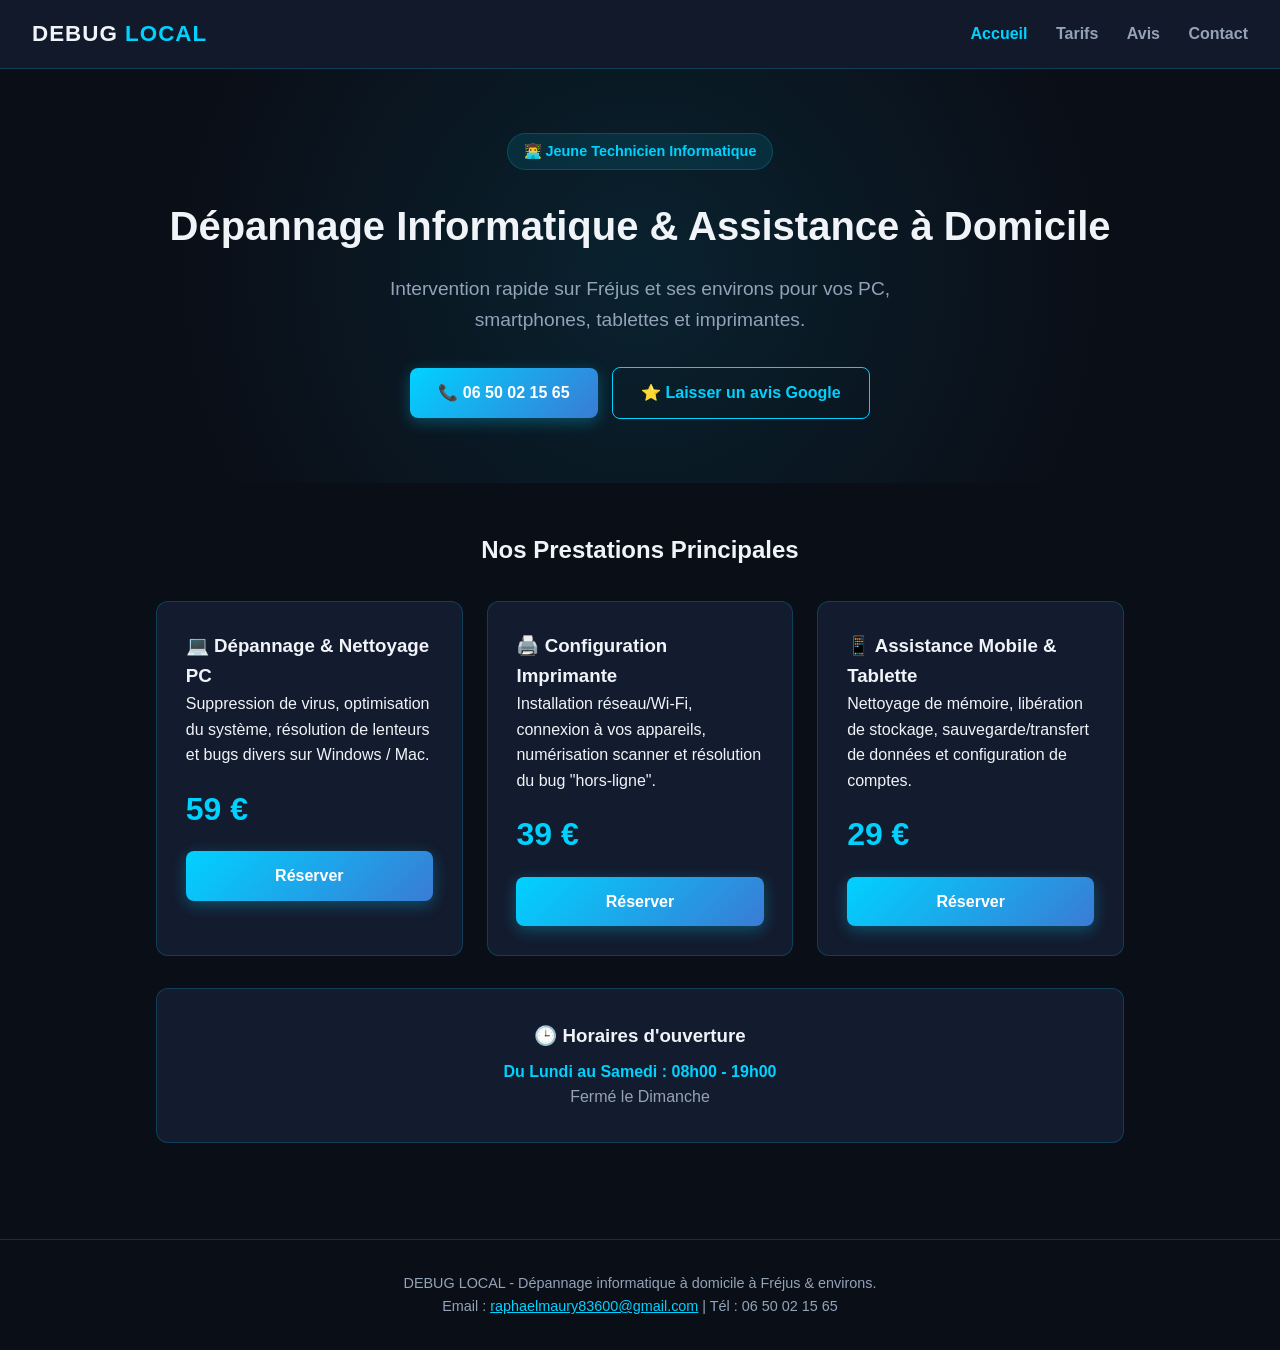
<file: index.html>
<!DOCTYPE html>
<html lang="fr">
<head>
    <meta charset="UTF-8">
    <meta name="viewport" content="width=device-width, initial-scale=1.0">
    <title>DEBUG LOCAL - Dépannage Informatique Fréjus</title>
    <link rel="stylesheet" href="style.css">
</head>
<body>

    <header>
        <div class="logo-container">
            <div class="logo-title">DEBUG <span>LOCAL</span></div>
        </div>
        <nav>
            <a href="index.html" class="active">Accueil</a>
            <a href="tarifs.html">Tarifs</a>
            <a href="avis.html">Avis</a>
            <a href="contact.html">Contact</a>
        </nav>
    </header>

    <section class="hero">
        <div class="badge">👨‍💻 Jeune Technicien Informatique</div>
        <h1>Dépannage Informatique & Assistance à Domicile</h1>
        <p>Intervention rapide sur Fréjus et ses environs pour vos PC, smartphones, tablettes et imprimantes.</p>
        <div>
            <a href="tel:0650021565" class="btn">📞 06 50 02 15 65</a>
            <a href="https://search.google.com/local/writereview?placeid=ChIJeR1qQcHnWRIRYAQTQjYDzLE" target="_blank" class="btn btn-outline">⭐ Laisser un avis Google</a>
        </div>
    </section>

    <div class="container">
        <h2 style="text-align: center; margin-bottom: 1rem;">Nos Prestations Principales</h2>
        
        <div class="services-grid">
            <div class="card">
                <h3>💻 Dépannage & Nettoyage PC</h3>
                <p>Suppression de virus, optimisation du système, résolution de lenteurs et bugs divers sur Windows / Mac.</p>
                <div class="price">59 €</div>
                <a href="contact.html" class="btn" style="width: 100%; text-align: center; display: block;">Réserver</a>
            </div>

            <div class="card">
                <h3>🖨️ Configuration Imprimante</h3>
                <p>Installation réseau/Wi-Fi, connexion à vos appareils, numérisation scanner et résolution du bug "hors-ligne".</p>
                <div class="price">39 €</div>
                <a href="contact.html" class="btn" style="width: 100%; text-align: center; display: block;">Réserver</a>
            </div>

            <div class="card">
                <h3>📱 Assistance Mobile & Tablette</h3>
                <p>Nettoyage de mémoire, libération de stockage, sauvegarde/transfert de données et configuration de comptes.</p>
                <div class="price">29 €</div>
                <a href="contact.html" class="btn" style="width: 100%; text-align: center; display: block;">Réserver</a>
            </div>
        </div>

        <div class="hours-box">
            <h3>🕒 Horaires d'ouverture</h3>
            <p style="color: var(--primary); font-weight: 600; margin-top: 0.5rem;">Du Lundi au Samedi : 08h00 - 19h00</p>
            <p style="color: var(--text-muted);">Fermé le Dimanche</p>
        </div>
    </div>

    <footer>
        <p>DEBUG LOCAL - Dépannage informatique à domicile à Fréjus & environs.</p>
        <p>Email : <a href="mailto:raphaelmaury83600@gmail.com" style="color: var(--primary);">raphaelmaury83600@gmail.com</a> | Tél : 06 50 02 15 65</p>
    </footer>

</body>
</html>
</file>
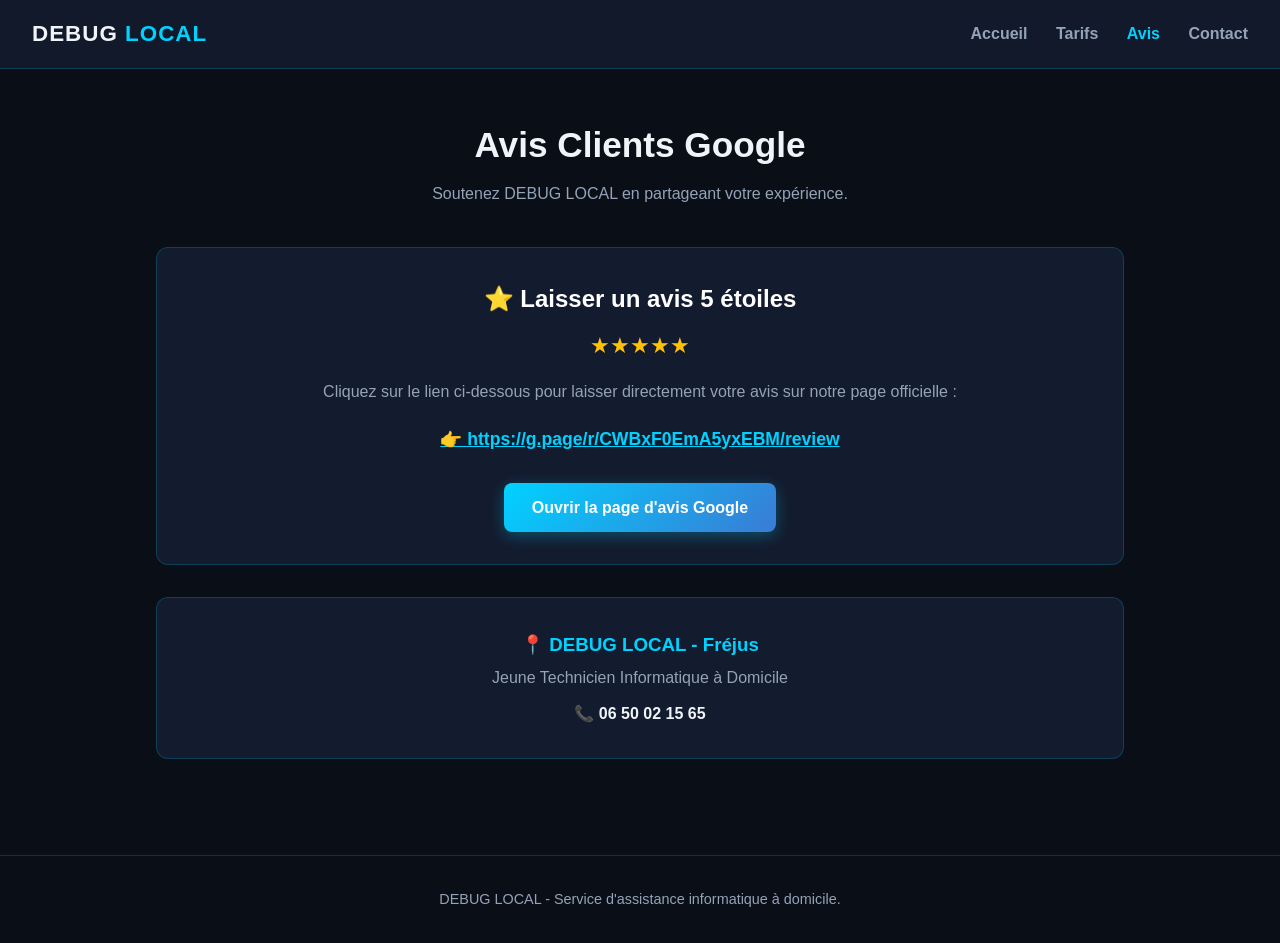
<file: avis.html>
<!DOCTYPE html>
<html lang="fr">
<head>
    <meta charset="UTF-8">
    <meta name="viewport" content="width=device-width, initial-scale=1.0">
    <title>Avis Clients - DEBUG LOCAL</title>
    <link rel="stylesheet" href="style.css">
</head>
<body>

    <header>
        <div class="logo-title">DEBUG <span>LOCAL</span></div>
        <nav>
            <a href="index.html">Accueil</a>
            <a href="tarifs.html">Tarifs</a>
            <a href="avis.html" class="active">Avis</a>
            <a href="contact.html">Contact</a>
        </nav>
    </header>

    <div class="container">
        <div class="page-title">
            <h1>Avis Clients Google</h1>
            <p>Soutenez DEBUG LOCAL en partageant votre expérience.</p>
        </div>

        <div class="callout-box" style="text-align: center;">
            <h2 style="color: #fff; margin-bottom: 10px;">⭐ Laisser un avis 5 étoiles</h2>
            <div class="stars">★★★★★</div>
            <p style="color: var(--text-muted); margin: 15px 0;">
                Cliquez sur le lien ci-dessous pour laisser directement votre avis sur notre page officielle :
            </p>
            
            <!-- Lien direct et universel vers Google -->
            <p style="margin: 20px 0;">
                <a href="https://g.page/r/CWBxF0EmA5yxEBM/review" target="_blank" style="color: var(--primary); font-size: 1.1rem; font-weight: bold; word-break: break-all;">
                    👉 https://g.page/r/CWBxF0EmA5yxEBM/review
                </a>
            </p>

            <a href="https://g.page/r/CWBxF0EmA5yxEBM/review" target="_blank" class="btn" style="display: inline-block; margin-top: 10px;">
                Ouvrir la page d'avis Google
            </a>
        </div>

        <div class="hours-box">
            <h3 style="color: var(--primary);">📍 DEBUG LOCAL - Fréjus</h3>
            <p style="color: var(--text-muted); margin-top: 5px;">Jeune Technicien Informatique à Domicile</p>
            <p style="margin-top: 10px;">📞 <strong>06 50 02 15 65</strong></p>
        </div>
    </div>

    <footer>
        <p>DEBUG LOCAL - Service d'assistance informatique à domicile.</p>
    </footer>

</body>
</html>
</file>
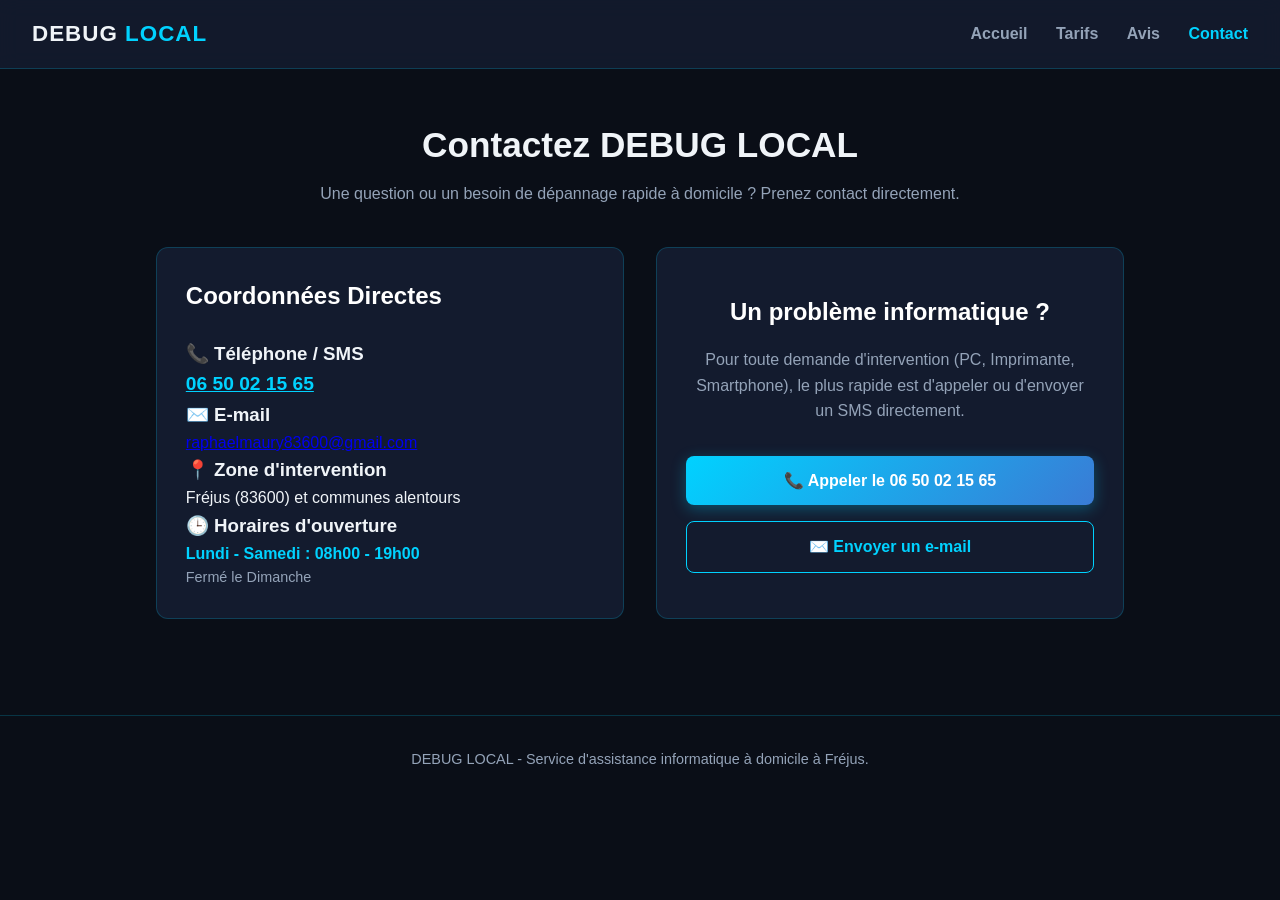
<file: contact.html>
<!DOCTYPE html>
<html lang="fr">
<head>
    <meta charset="UTF-8">
    <meta name="viewport" content="width=device-width, initial-scale=1.0">
    <title>Contact - DEBUG LOCAL</title>
    <link rel="stylesheet" href="style.css">
</head>
<body>

    <header>
        <div class="logo-title">DEBUG <span>LOCAL</span></div>
        <nav>
            <a href="index.html">Accueil</a>
            <a href="tarifs.html">Tarifs</a>
            <a href="avis.html">Avis</a>
            <a href="contact.html" class="active">Contact</a>
        </nav>
    </header>

    <div class="container">
        <div class="page-title">
            <h1>Contactez DEBUG LOCAL</h1>
            <p>Une question ou un besoin de dépannage rapide à domicile ? Prenez contact directement.</p>
        </div>

        <div class="contact-grid">
            <!-- Coordonnées directes -->
            <div class="info-card">
                <h2 style="color: #fff; margin-bottom: 1.5rem;">Coordonnées Directes</h2>

                <div class="info-item">
                    <h3>📞 Téléphone / SMS</h3>
                    <p><a href="tel:0650021565" style="color: var(--primary); font-weight: 700; font-size: 1.2rem;">06 50 02 15 65</a></p>
                </div>

                <div class="info-item">
                    <h3>✉️ E-mail</h3>
                    <p><a href="mailto:raphaelmaury83600@gmail.com">raphaelmaury83600@gmail.com</a></p>
                </div>

                <div class="info-item">
                    <h3>📍 Zone d'intervention</h3>
                    <p>Fréjus (83600) et communes alentours</p>
                </div>

                <div class="info-item">
                    <h3>🕒 Horaires d'ouverture</h3>
                    <p style="color: var(--primary); font-weight: 600;">Lundi - Samedi : 08h00 - 19h00</p>
                    <p style="color: var(--text-muted); font-size: 0.9rem;">Fermé le Dimanche</p>
                </div>
            </div>

            <!-- Prise de contact rapide -->
            <div class="form-card" style="text-align: center; display: flex; flex-direction: column; justify-content: center; align-items: center;">
                <h2 style="color: #fff; margin-bottom: 1rem;">Un problème informatique ?</h2>
                <p style="color: var(--text-muted); margin-bottom: 2rem;">
                    Pour toute demande d'intervention (PC, Imprimante, Smartphone), le plus rapide est d'appeler ou d'envoyer un SMS directement.
                </p>

                <a href="tel:0650021565" class="btn" style="width: 100%; margin-bottom: 1rem; text-align: center;">
                    📞 Appeler le 06 50 02 15 65
                </a>

                <a href="mailto:raphaelmaury83600@gmail.com" class="btn btn-outline" style="width: 100%; text-align: center; margin-left: 0;">
                    ✉️ Envoyer un e-mail
                </a>
            </div>
        </div>
    </div>

    <footer>
        <p>DEBUG LOCAL - Service d'assistance informatique à domicile à Fréjus.</p>
    </footer>

</body>
</html>
</file>
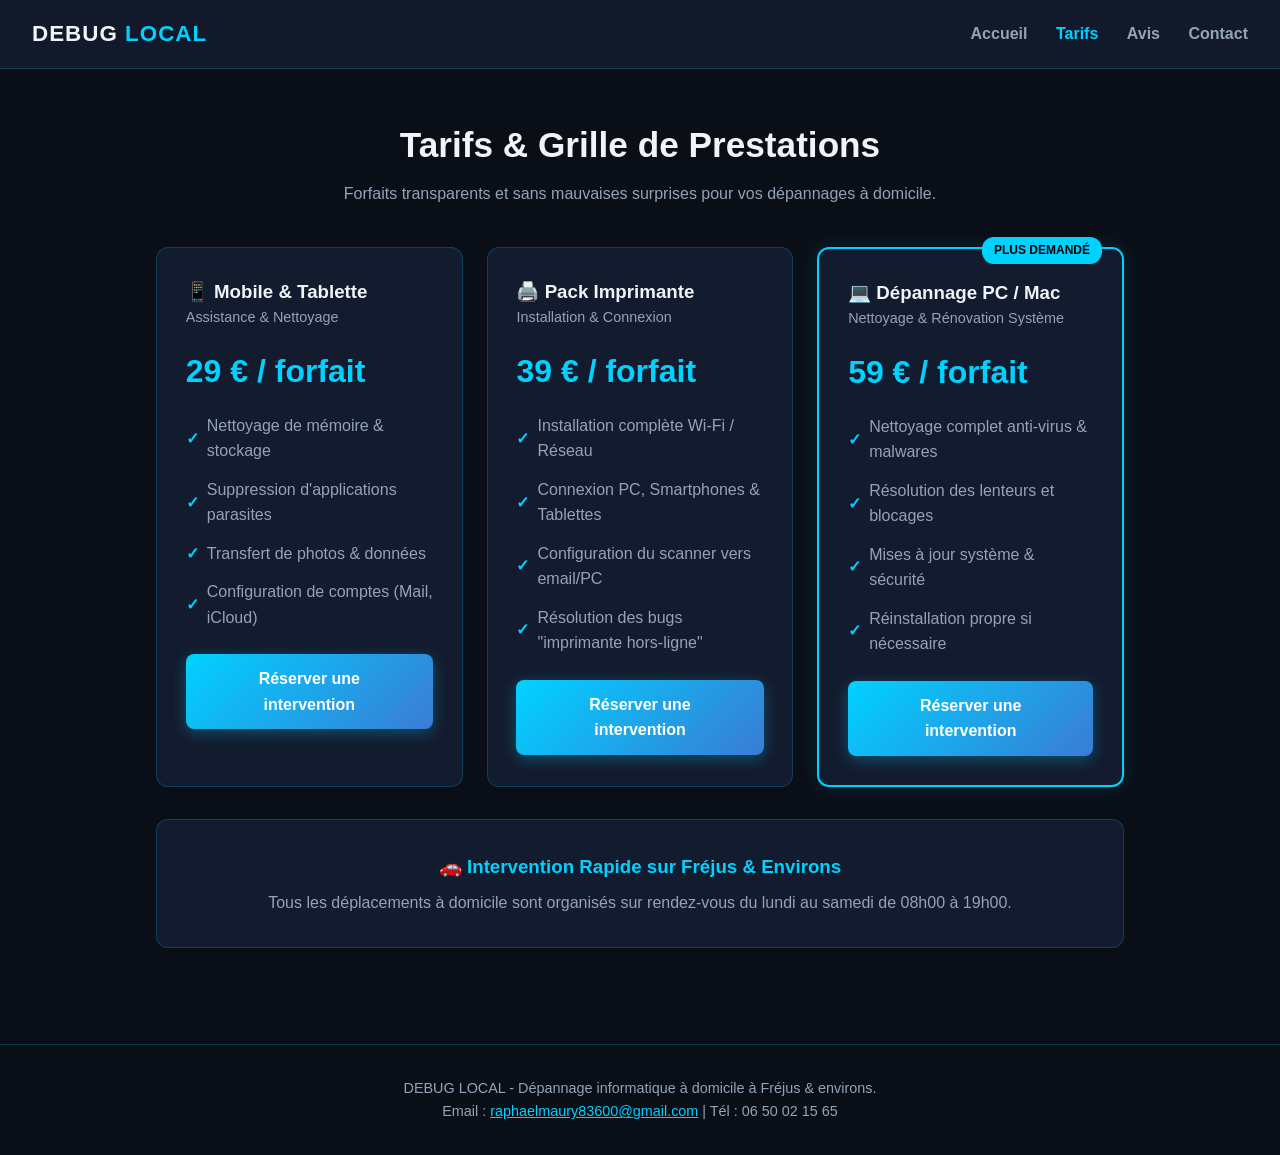
<file: tarifs.html>
<!DOCTYPE html>
<html lang="fr">
<head>
    <meta charset="UTF-8">
    <meta name="viewport" content="width=device-width, initial-scale=1.0">
    <title>Tarifs & Services - DEBUG LOCAL</title>
    <link rel="stylesheet" href="style.css">
</head>
<body>

    <header>
        <div class="logo-title">DEBUG <span>LOCAL</span></div>
        <nav>
            <a href="index.html">Accueil</a>
            <a href="tarifs.html" class="active">Tarifs</a>
            <a href="avis.html">Avis</a>
            <a href="contact.html">Contact</a>
        </nav>
    </header>

    <div class="container">
        <div class="page-title">
            <h1>Tarifs & Grille de Prestations</h1>
            <p>Forfaits transparents et sans mauvaises surprises pour vos dépannages à domicile.</p>
        </div>

        <div class="pricing-grid">
            
            <!-- Carte 1 : Mobile & Tablette -->
            <div class="price-card">
                <div>
                    <div class="card-header">
                        <h3>📱 Mobile & Tablette</h3>
                        <p style="color: var(--text-muted); font-size: 0.9rem;">Assistance & Nettoyage</p>
                    </div>
                    <div class="price-tag">29 € <span>/ forfait</span></div>
                    <ul class="services-list">
                        <li>Nettoyage de mémoire & stockage</li>
                        <li>Suppression d'applications parasites</li>
                        <li>Transfert de photos & données</li>
                        <li>Configuration de comptes (Mail, iCloud)</li>
                    </ul>
                </div>
                <a href="contact.html" class="btn" style="text-align: center; display: block;">Réserver une intervention</a>
            </div>

            <!-- Carte 2 : Imprimante -->
            <div class="price-card">
                <div>
                    <div class="card-header">
                        <h3>🖨️ Pack Imprimante</h3>
                        <p style="color: var(--text-muted); font-size: 0.9rem;">Installation & Connexion</p>
                    </div>
                    <div class="price-tag">39 € <span>/ forfait</span></div>
                    <ul class="services-list">
                        <li>Installation complète Wi-Fi / Réseau</li>
                        <li>Connexion PC, Smartphones & Tablettes</li>
                        <li>Configuration du scanner vers email/PC</li>
                        <li>Résolution des bugs "imprimante hors-ligne"</li>
                    </ul>
                </div>
                <a href="contact.html" class="btn" style="text-align: center; display: block;">Réserver une intervention</a>
            </div>

            <!-- Carte 3 : Dépannage PC -->
            <div class="price-card featured">
                <div class="featured-badge">Plus Demandé</div>
                <div>
                    <div class="card-header">
                        <h3>💻 Dépannage PC / Mac</h3>
                        <p style="color: var(--text-muted); font-size: 0.9rem;">Nettoyage & Rénovation Système</p>
                    </div>
                    <div class="price-tag">59 € <span>/ forfait</span></div>
                    <ul class="services-list">
                        <li>Nettoyage complet anti-virus & malwares</li>
                        <li>Résolution des lenteurs et blocages</li>
                        <li>Mises à jour système & sécurité</li>
                        <li>Réinstallation propre si nécessaire</li>
                    </ul>
                </div>
                <a href="contact.html" class="btn" style="text-align: center; display: block;">Réserver une intervention</a>
            </div>

        </div>

        <div class="guarantee-box">
            <h3 style="color: var(--primary); margin-bottom: 0.5rem;">🚗 Intervention Rapide sur Fréjus & Environs</h3>
            <p style="color: var(--text-muted);">Tous les déplacements à domicile sont organisés sur rendez-vous du lundi au samedi de 08h00 à 19h00.</p>
        </div>
    </div>

    <footer>
        <p>DEBUG LOCAL - Dépannage informatique à domicile à Fréjus & environs.</p>
        <p>Email : <a href="mailto:raphaelmaury83600@gmail.com" style="color: var(--primary);">raphaelmaury83600@gmail.com</a> | Tél : 06 50 02 15 65</p>
    </footer>

</body>
</html>
</file>
<file: style.css>
/* ==========================================
   DEBUG LOCAL - Charte Graphique & Styles CSS
   ========================================== */

:root {
    --bg-dark: #0a0e17;
    --card-bg: #131b2e;
    --primary: #00d2ff;
    --accent: #3a7bd5;
    --text-main: #f0f4f8;
    --text-muted: #94a3b8;
    --border: rgba(0, 210, 255, 0.2);
    --star: #ffc107;
}

/* --- Reset & Base --- */
* {
    box-sizing: border-box;
    margin: 0;
    padding: 0;
    font-family: 'Segoe UI', Tahoma, Geneva, Verdana, sans-serif;
}

body {
    background-color: var(--bg-dark);
    color: var(--text-main);
    line-height: 1.6;
}

/* --- Header & Navigation --- */
header {
    background: rgba(19, 27, 46, 0.9);
    backdrop-filter: blur(10px);
    border-bottom: 1px solid var(--border);
    position: sticky;
    top: 0;
    z-index: 100;
    padding: 1rem 2rem;
    display: flex;
    justify-content: space-between;
    align-items: center;
}

.logo-container {
    display: flex;
    align-items: center;
    gap: 12px;
}

.logo-title {
    font-size: 1.4rem;
    font-weight: 800;
    letter-spacing: 1px;
    color: var(--text-main);
}

.logo-title span {
    color: var(--primary);
}

nav a {
    color: var(--text-muted);
    text-decoration: none;
    margin-left: 1.5rem;
    font-weight: 600;
    transition: color 0.3s;
}

nav a:hover, 
nav a.active {
    color: var(--primary);
}

/* --- Hero Section --- */
.hero {
    text-align: center;
    padding: 4rem 1rem;
    background: radial-gradient(circle at center, rgba(0, 210, 255, 0.1) 0%, transparent 70%);
}

.hero h1 {
    font-size: 2.5rem;
    margin-bottom: 1rem;
}

.hero p {
    color: var(--text-muted);
    font-size: 1.2rem;
    max-width: 600px;
    margin: 0 auto 2rem auto;
}

.badge {
    display: inline-block;
    background: rgba(0, 210, 255, 0.1);
    color: var(--primary);
    border: 1px solid var(--border);
    padding: 6px 16px;
    border-radius: 20px;
    font-size: 0.9rem;
    margin-bottom: 1.5rem;
    font-weight: 600;
}

/* --- Boutons --- */
.btn {
    display: inline-block;
    background: linear-gradient(135deg, var(--primary), var(--accent));
    color: #fff;
    padding: 12px 28px;
    border-radius: 8px;
    text-decoration: none;
    font-weight: 700;
    border: none;
    cursor: pointer;
    box-shadow: 0 4px 15px rgba(0, 210, 255, 0.3);
    transition: transform 0.2s;
}

.btn:hover {
    transform: translateY(-2px);
}

.btn-outline {
    background: transparent;
    border: 1px solid var(--primary);
    color: var(--primary);
    margin-left: 10px;
    box-shadow: none;
}

/* --- Conteneur & Grilles --- */
.container {
    max-width: 1000px;
    margin: 0 auto;
    padding: 3rem 1rem;
}

.page-title {
    text-align: center;
    margin-bottom: 2.5rem;
}

.page-title h1 {
    font-size: 2.2rem;
    margin-bottom: 0.5rem;
}

.page-title p {
    color: var(--text-muted);
}

/* --- Cartes de Tarifs & Services --- */
.services-grid, 
.pricing-grid, 
.reviews-grid {
    display: grid;
    grid-template-columns: repeat(auto-fit, minmax(280px, 1fr));
    gap: 1.5rem;
    margin-top: 2rem;
}

.card, 
.price-card, 
.review-card, 
.info-card, 
.form-card {
    background: var(--card-bg);
    border: 1px solid var(--border);
    border-radius: 12px;
    padding: 1.8rem;
    transition: border-color 0.3s, transform 0.2s;
}

.card:hover, 
.price-card:hover {
    border-color: var(--primary);
    transform: translateY(-4px);
}

.price-card.featured {
    border: 2px solid var(--primary);
    box-shadow: 0 0 20px rgba(0, 210, 255, 0.15);
    position: relative;
}

.featured-badge {
    position: absolute;
    top: -12px;
    right: 20px;
    background: var(--primary);
    color: #000;
    font-size: 0.75rem;
    font-weight: 800;
    padding: 4px 12px;
    border-radius: 12px;
    text-transform: uppercase;
}

.price, 
.price-tag {
    font-size: 2rem;
    font-weight: 800;
    margin: 1rem 0;
    color: var(--primary);
}

.services-list {
    list-style: none;
    margin-bottom: 1.5rem;
}

.services-list li {
    margin-bottom: 0.8rem;
    color: var(--text-muted);
    display: flex;
    align-items: center;
    gap: 8px;
}

.services-list li::before {
    content: "✓";
    color: var(--primary);
    font-weight: bold;
}

/* --- Section Avis & Google --- */
.callout-box, 
.hours-box, 
.guarantee-box {
    background: var(--card-bg);
    border: 1px solid var(--border);
    border-radius: 12px;
    padding: 2rem;
    text-align: center;
    margin-top: 2rem;
}

.stars {
    color: var(--star);
    font-size: 1.4rem;
    margin: 0.5rem 0;
}

.review-header {
    display: flex;
    justify-content: space-between;
    align-items: center;
    margin-bottom: 0.5rem;
}

.author {
    font-weight: 700;
    color: var(--text-main);
}

.review-text {
    color: var(--text-muted);
    font-size: 0.95rem;
    font-style: italic;
}

/* --- Formulaires (Page Contact) --- */
.contact-grid {
    display: grid;
    grid-template-columns: 1fr 1fr;
    gap: 2rem;
}

.form-group {
    margin-bottom: 1.2rem;
}

.form-group label {
    display: block;
    margin-bottom: 0.4rem;
    color: var(--text-muted);
    font-size: 0.95rem;
}

.form-group input, 
.form-group textarea, 
.form-group select {
    width: 100%;
    padding: 10px 14px;
    background: #0a0e17;
    border: 1px solid var(--border);
    border-radius: 6px;
    color: var(--text-main);
    font-size: 1rem;
    outline: none;
}

.form-group input:focus, 
.form-group textarea:focus, 
.form-group select:focus {
    border-color: var(--primary);
}

/* --- Footer --- */
footer {
    text-align: center;
    padding: 2rem;
    border-top: 1px solid var(--border);
    color: var(--text-muted);
    margin-top: 3rem;
    font-size: 0.9rem;
}

/* --- Version Mobile (Responsive) --- */
@media (max-width: 768px) {
    header {
        flex-direction: column;
        gap: 1rem;
    }

    nav a {
        margin: 0 0.5rem;
    }

    .hero h1 {
        font-size: 1.8rem;
    }

    .contact-grid {
        grid-template-columns: 1fr;
    }
}
</file>
